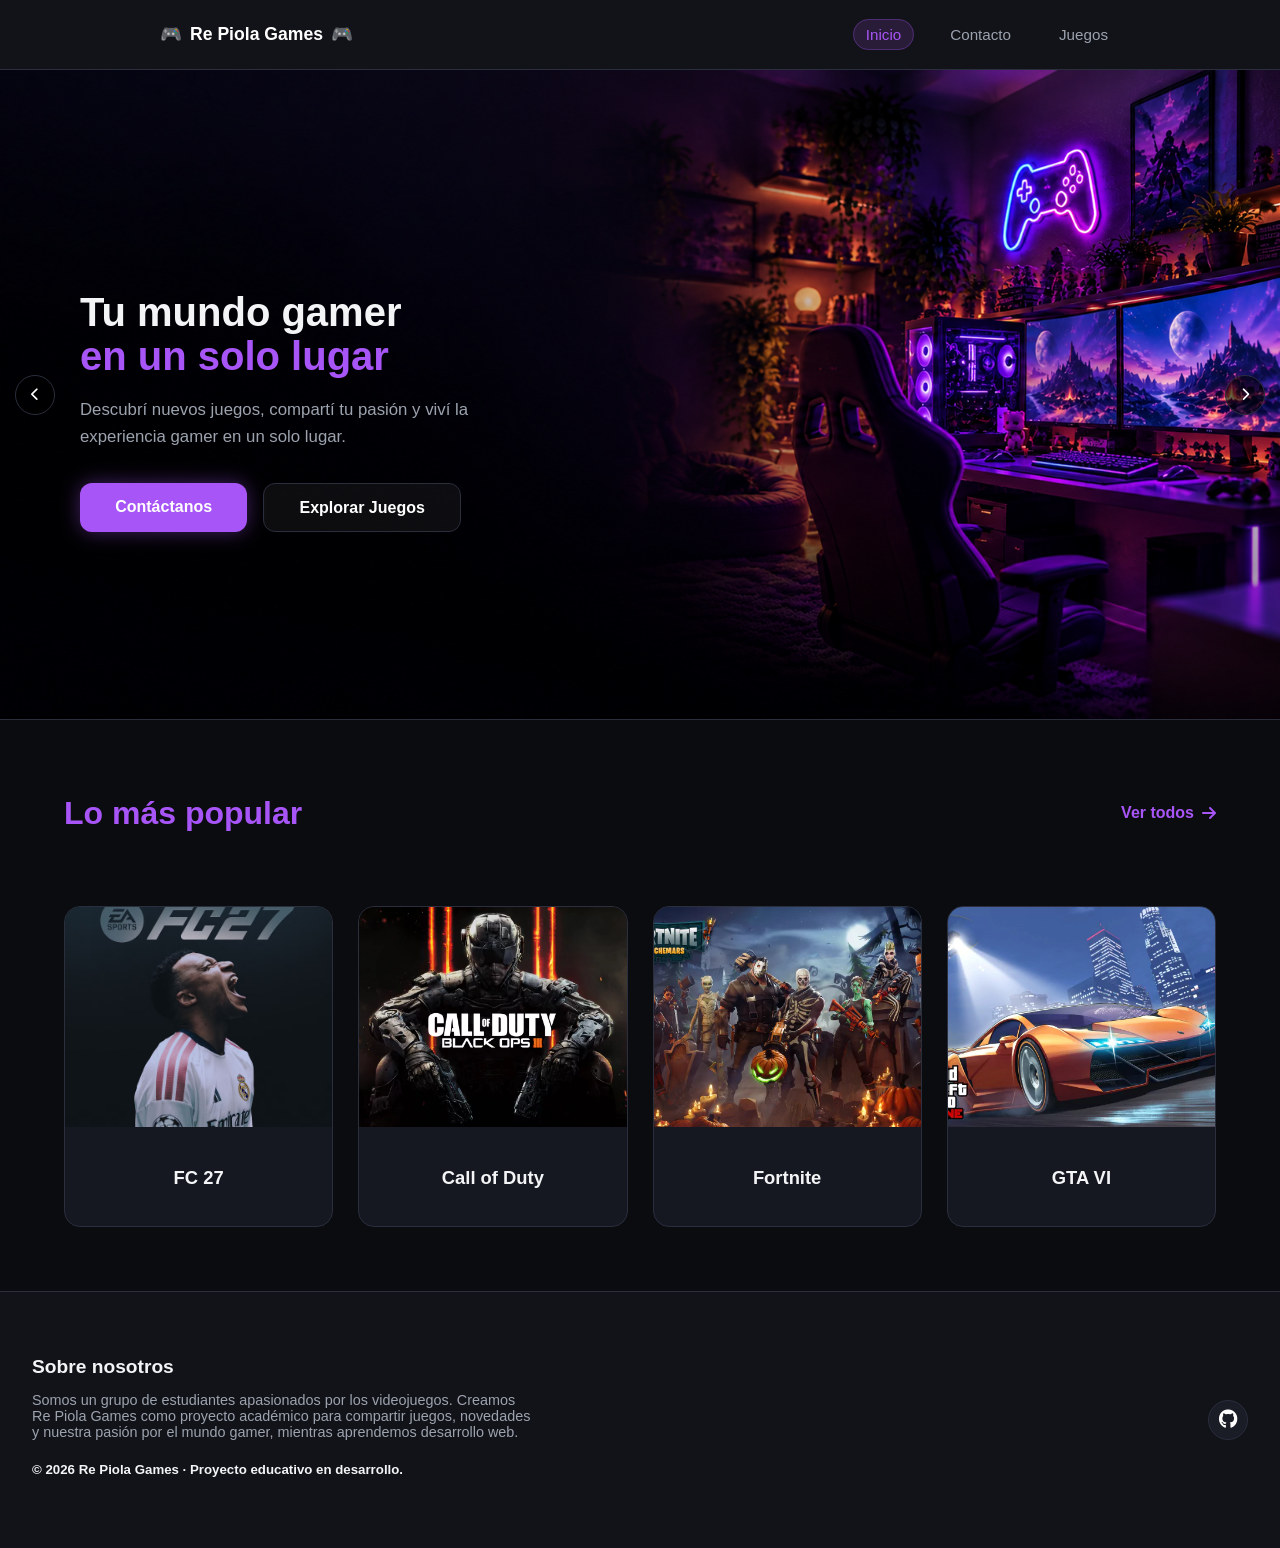
<file: index.html>
<!doctype html>
<html lang="es">

<head>
  <meta charset="UTF-8" />
  <meta name="viewport" content="width=device-width, initial-scale=1.0" />
  <title>Re Piola Games</title>

  <!-- Iconos de Font Awesome -->
  <link rel="stylesheet" href="https://cdnjs.cloudflare.com/ajax/libs/font-awesome/6.5.2/css/all.min.css" />

  <!-- Estilos generales y compartidos -->
  <link rel="stylesheet" href="./css/base.css" />
  <link rel="stylesheet" href="./css/header.css" />
  <link rel="stylesheet" href="./css/componentes.css" />

  <!-- Estilos del inicio y pie de página -->
  <link rel="stylesheet" href="./css/inicio.css" />
  <link rel="stylesheet" href="./css/footer.css" />
</head>

<body>
  <!-- ===== 1. CABECERA ===== -->

  <header class="header-principal">
    <!-- Logo -->
    <div class="logo">
      <a href="./index.html">
        <span>🎮</span>
        <span>Re Piola Games</span>
        <span>🎮</span>
      </a>
    </div>

    <!-- Navegación principal -->
    <nav class="navegacion" aria-label="Navegación principal">
      <ul>
        <li><a href="./index.html" class="activo">Inicio</a></li>
        <li><a href="./contacto.html">Contacto</a></li>
        <li><a href="./juegos.html">Juegos</a></li>
      </ul>
    </nav>

  </header>

  <!-- ===== 2. CONTENIDO PRINCIPAL ===== -->

  <main class="inicio">
    <!-- ===== 2.1. PORTADA Y CARRUSEL ===== -->

    <section id="hero">
      <!-- Imagen que actualiza carrusel.js -->
      <img src="./img/01.png" alt="Habitación gamer con computadora y luces violetas" id="img-carrusel"
        class="carrusel-fondo" />

      <!-- Presentación y enlaces -->
      <div class="hero-texto">
        <h1>
          Tu mundo gamer
          <span>en un solo lugar</span>
        </h1>

        <p>
          Descubrí nuevos juegos, compartí tu pasión y viví la experiencia
          gamer en un solo lugar.
        </p>

        <div class="hero-botones">
          <a href="./contacto.html" class="btn">Contáctanos</a>
          <a href="./juegos.html" class="btn-secundario"> Explorar Juegos </a>
        </div>
      </div>

      <!-- Controles del carrusel -->
      <button id="btn-ant" class="carrusel-btn" aria-label="anterior">
        <i class="fa-solid fa-chevron-left"></i>
      </button>

      <button id="btn-sig" class="carrusel-btn" aria-label="siguiente">
        <i class="fa-solid fa-chevron-right"></i>
      </button>
    </section>

    <!-- ===== 2.2. JUEGOS POPULARES ===== -->

    <section id="juegos-populares">
      <!-- Título y enlace al catálogo -->
      <header>
        <h2>Lo más popular</h2>
        <a href="./juegos.html">
          Ver todos
          <i class="fa-solid fa-arrow-right"></i>
        </a>
      </header>

      <!-- Tarjetas organizadas con Flexbox -->
      <div class="grid-juegos">
        <article class="card-juego">
          <a href="https://www.ea.com/es/games/ea-sports-fc" target="_blank"><img src="./img/FC-27.avif" alt="FC-27" />
            <h3>FC 27</h3>
          </a>
        </article>

        <article class="card-juego">
          <a href="https://www.callofduty.com/" target="_blank">
            <img src="img/CallOfDuty.webp" alt="Call of Duty" />
            <h3>Call of Duty</h3>
          </a>
        </article>

        <article class="card-juego">
          <a href="https://www.fortnite.com/?lang=es-ES" target="_blank">
            <img src="./img/Fortnite.webp" alt="Fortnite" />
            <h3>Fortnite</h3>
          </a>
        </article>

        <article class="card-juego">
          <a href="https://www.rockstargames.com/VI" target="_blank">
            <img src="./img/GtaV.webp" alt="GTA V" />
            <h3>GTA VI</h3>
          </a>
        </article>
      </div>
    </section>
  </main>

  <!-- ===== 3. PIE DE PÁGINA ===== -->

  <footer>
    <div class="footer-info">
      <h2>Sobre nosotros</h2>
      <p>
        Somos un grupo de estudiantes apasionados por los videojuegos. Creamos
        Re Piola Games como proyecto académico para compartir juegos,
        novedades y nuestra pasión por el mundo gamer, mientras aprendemos
        desarrollo web.
      </p>
      <h5>© 2026 Re Piola Games · Proyecto educativo en desarrollo.</h5>
    </div>

    <div class="footer-redes">
      <a href="https://github.com/orozcofrancoem/TP-Integrador_Web_I.git" target="_blank" rel="noopener noreferrer"
        aria-label="GitHub">
        <i class="fa-brands fa-github" aria-hidden="true"></i>
      </a>
    </div>
  </footer>

  <!-- ===== 4. JAVASCRIPT ===== -->

  <script src="./js/carrusel.js"></script>
</body>

</html>
</file>
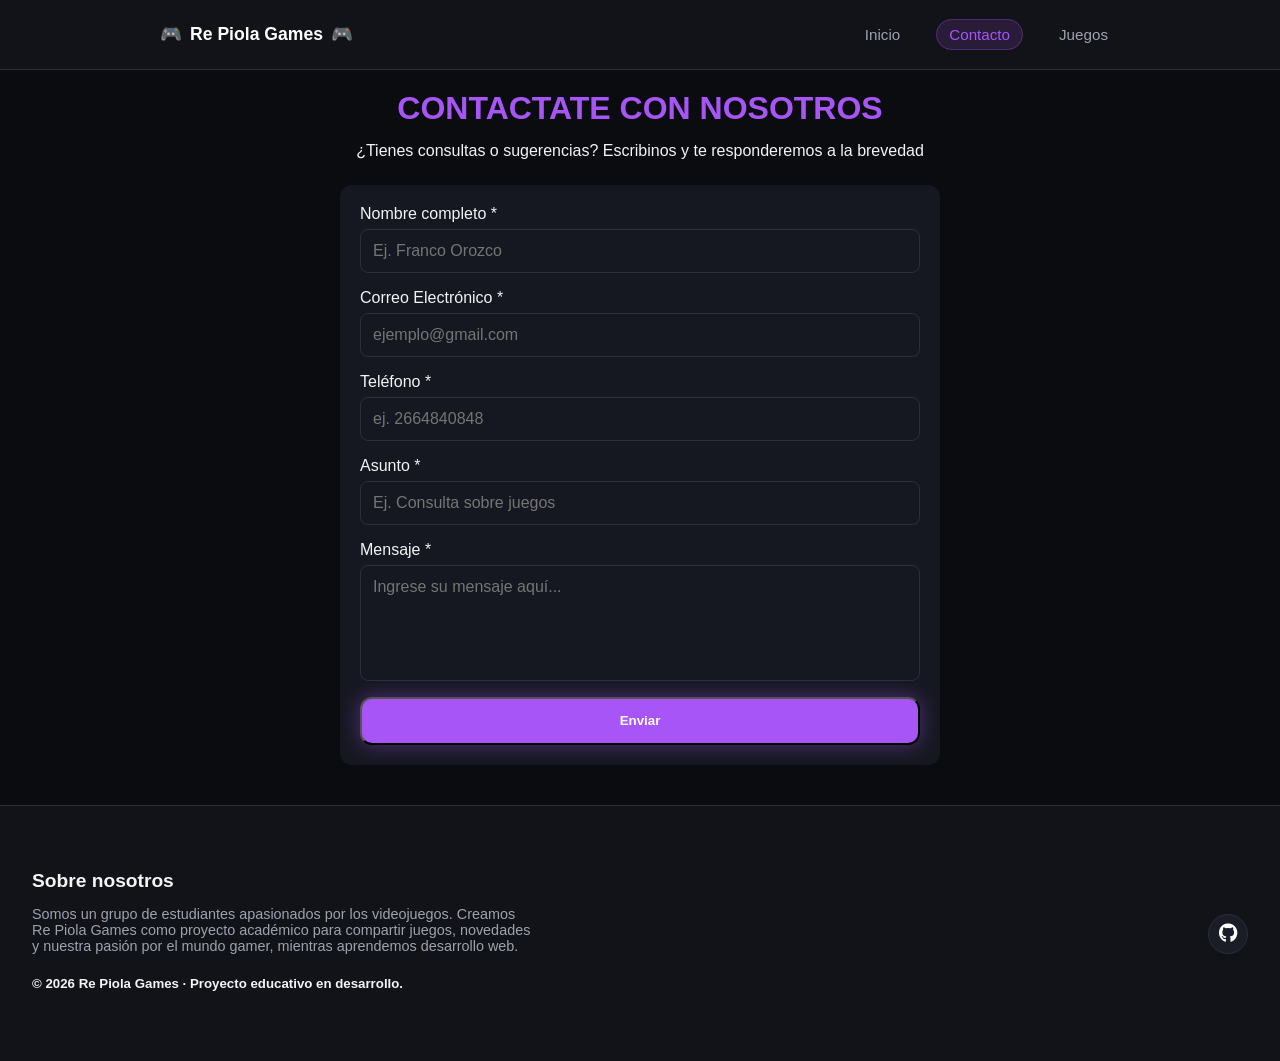
<file: contacto.html>
<!doctype html>
<html lang="es">

<head>
  <meta charset="UTF-8" />
  <meta name="viewport" content="width=device-width, initial-scale=1.0" />
  <title>Contacto | Re Piola Games</title>

  <!-- Iconos de Font Awesome -->
  <link rel="stylesheet" href="https://cdnjs.cloudflare.com/ajax/libs/font-awesome/6.5.2/css/all.min.css" />

  <!-- Estilos generales y compartidos -->
  <link rel="stylesheet" href="./css/base.css" />
  <link rel="stylesheet" href="./css/header.css" />
  <link rel="stylesheet" href="./css/componentes.css" />
  <link rel="stylesheet" href="./css/footer.css" />
  <link rel="stylesheet" href="./css/contacto.css" />
</head>

<body>
  <!-- ===== 1. CABECERA ===== -->

  <header class="header-principal">
    <!-- Logo -->
    <div class="logo">
      <a href="./index.html">
        <span>🎮</span>
        <span>Re Piola Games</span>
        <span>🎮</span>
      </a>
    </div>

    <!-- Navegación principal -->
    <nav aria-label="Navegación principal">
      <ul>
        <li><a href="./index.html">Inicio</a></li>
        <li><a href="./contacto.html" class="activo">Contacto</a></li>
        <li><a href="./juegos.html">Juegos</a></li>
      </ul>
    </nav>

  </header>
  <!-- ===== 2. CONTENIDO PRINCIPAL ===== -->

  <main>
    <section id="contacto">
      <!-- ===== 2.1. PRESENTACIÓN ===== -->

      <div class="contacto-header">
        <h1>CONTACTATE CON NOSOTROS</h1>
        <p>
          ¿Tienes consultas o sugerencias? Escribinos y te responderemos a la
          brevedad
        </p>
      </div>

      <!-- ===== 2.2. FORMULARIO DE CONTACTO ===== -->

      <div class="contenedor-formulario">
        <form id="form-contacto" novalidate>
          <!-- Nombre completo -->
          <div class="campo-grupo">
            <label for="nombre">Nombre completo *</label>
            <input type="text" id="nombre" name="nombre" placeholder="Ej. Franco Orozco" autocomplete="off" />
            <span class="error-msg" id="error-nombre"></span>
          </div>

          <!-- Correo electrónico -->
          <div class="campo-grupo">
            <label for="email">Correo Electrónico *</label>
            <input type="email" id="email" name="email" placeholder="ejemplo@gmail.com" autocomplete="off" />
            <span class="error-msg" id="error-email"></span>
          </div>

          <!-- Teléfono -->
          <div class="campo-grupo">
            <label for="telefono">Teléfono *</label>
            <input type="tel" id="telefono" name="telefono" placeholder="ej. 2664840848" autocomplete="off" />
            <span class="error-msg" id="error-telefono"></span>
          </div>

          <!-- Asunto -->
          <div class="campo-grupo">
            <label for="asunto">Asunto *</label>
            <input type="text" id="asunto" name="asunto" placeholder="Ej. Consulta sobre juegos" autocomplete="off" />
            <span class="error-msg" id="error-asunto"></span>
          </div>

          <!-- Mensaje -->
          <div class="campo-grupo">
            <label for="mensaje">Mensaje *</label>
            <textarea id="mensaje" name="mensaje" placeholder="Ingrese su mensaje aquí..." rows="5"
              autocomplete="off"></textarea>
            <span class="error-msg" id="error-mensaje"></span>
          </div>

          <!-- Envío del formulario -->
          <button type="submit" class="btn">Enviar</button>
        </form>

        <!-- ===== 2.3. RESUMEN DEL FORMULARIO ===== -->

        <div id="resumen-envio"></div>
      </div>
    </section>
  </main>

  <!-- ===== 3. PIE DE PÁGINA ===== -->

  <footer>
    <div class="footer-info">
      <h2>Sobre nosotros</h2>
      <p>
        Somos un grupo de estudiantes apasionados por los videojuegos. Creamos
        Re Piola Games como proyecto académico para compartir juegos,
        novedades y nuestra pasión por el mundo gamer, mientras aprendemos
        desarrollo web.
      </p>
      <h5>© 2026 Re Piola Games · Proyecto educativo en desarrollo.</h5>
    </div>

    <div class="footer-redes">
      <a href="https://github.com/orozcofrancoem/TP-Integrador_Web_I.git" target="_blank" rel="noopener noreferrer"
        aria-label="GitHub">
        <i class="fa-brands fa-github" aria-hidden="true"></i>
      </a>
    </div>
  </footer>
  <!-- ===== 4. JAVASCRIPT ===== -->

  <script src="./js/contacto.js"></script>
</body>

</html>
</file>
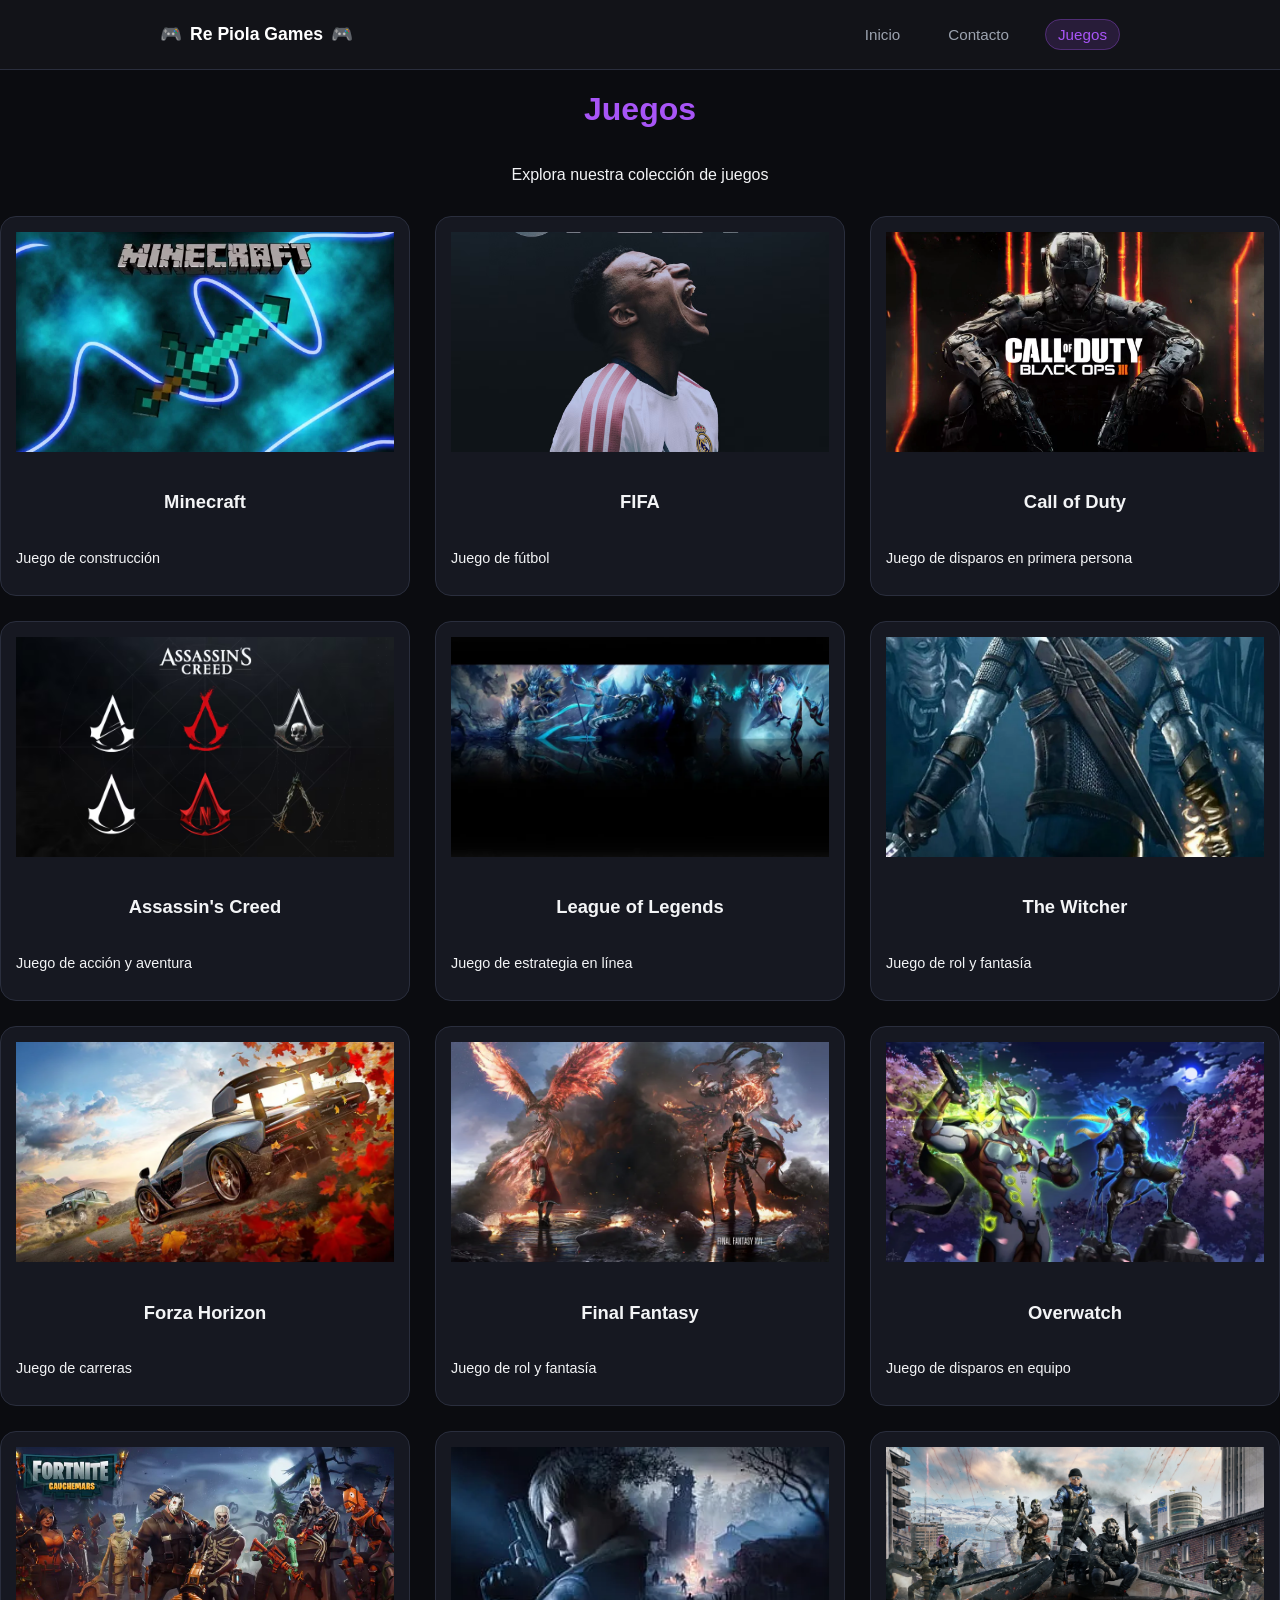
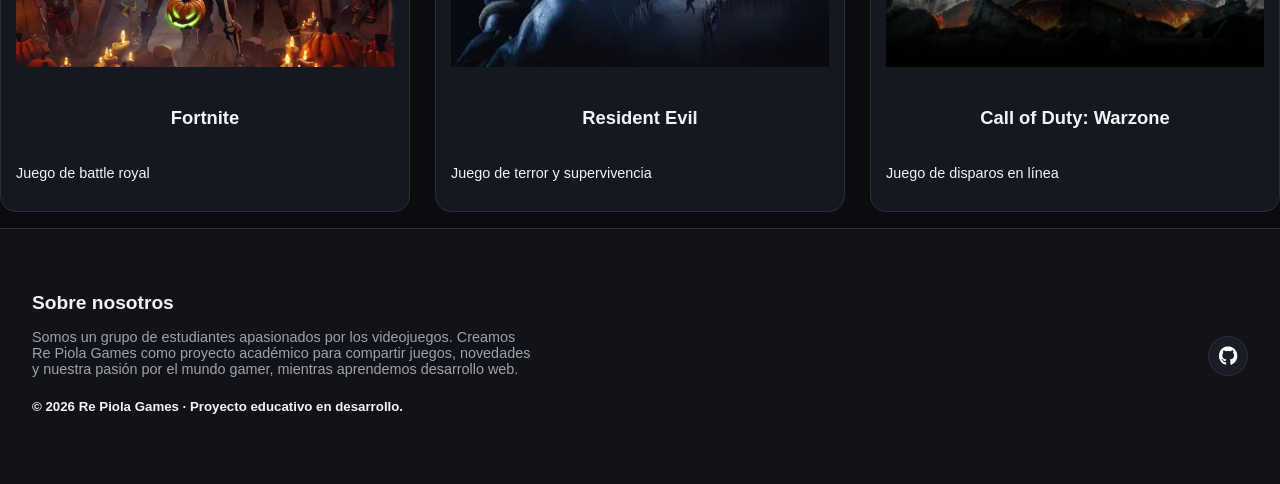
<file: juegos.html>
<!doctype html>
<html lang="es">

<head>
  <meta charset="UTF-8" />
  <meta name="viewport" content="width=device-width, initial-scale=1.0" />
  <title>Juegos | Re Piola Games</title>

  <!-- Iconos de Font Awesome -->
  <link rel="stylesheet" href="https://cdnjs.cloudflare.com/ajax/libs/font-awesome/6.5.2/css/all.min.css" />

  <!-- Estilos generales y compartidos -->
  <link rel="stylesheet" href="./css/base.css" />
  <link rel="stylesheet" href="./css/header.css" />
  <link rel="stylesheet" href="./css/componentes.css" />
  <link rel="stylesheet" href="./css/footer.css" />
  <link rel="stylesheet" href="./css/juegos.css" />
</head>

<body>
  <!-- ===== 1. CABECERA ===== -->

  <header class="header-principal">
    <!-- Logo -->
    <div class="logo">
      <a href="./index.html">
        <span>🎮</span>
        <span>Re Piola Games</span>
        <span>🎮</span>
      </a>
    </div>

    <!-- Navegación principal -->
    <nav aria-label="Navegación principal">
      <ul>
        <li><a href="./index.html">Inicio</a></li>
        <li><a href="./contacto.html">Contacto</a></li>
        <li><a href="./juegos.html" class="activo">Juegos</a></li>
      </ul>
    </nav>

  </header>

  <main>
    <!-- ===== 2.1. PRESENTACIÓN ===== -->

    <div class="juegos-presentacion">
      <h1>Juegos</h1>
      <p>Explora nuestra colección de juegos</p>
    </div>

    <section id="juegos" aria-label="Catálogo de juegos">
      <!-- ===== 2.2. LISTA DE JUEGOS ===== -->

      <div class="juegos-lista">
        <article class="juego">
          <a href="https://www.minecraft.net/es-es/" target="_blank">
            <img src="img/Minecraft.webp" alt="Minecraft" />
            <h3>Minecraft</h3>
            <p>Juego de construcción</p>
          </a>
        </article>

        <article class="juego">
          <a href="https://www.ea.com/es/games/ea-sports-fc" target="_blank">
            <img src="img/FC-27.avif" alt="FIFA" />
            <h3>FIFA</h3>
            <p>Juego de fútbol</p>
          </a>
        </article>

        <article class="juego">
          <a href="https://www.callofduty.com/" target="_blank">
            <img src="img/CallOfDuty.webp" alt="Call of Duty" />
            <h3>Call of Duty</h3>
            <p>Juego de disparos en primera persona</p>
          </a>
        </article>

        <article class="juego">
          <a href="https://www.ubisoft.com/es-es/game/assassins-creed" target="_blank">
            <img src="img/Assassin'sCreed.avif" alt="Assassin's Creed" />
            <h3>Assassin's Creed</h3>
            <p>Juego de acción y aventura</p>
          </a>
        </article>

        <article class="juego">
          <a href="https://www.leagueoflegends.com/es-es/" target="_blank">
            <img src="img/LOL.webp" alt="League of Legends" />
            <h3>League of Legends</h3>
            <p>Juego de estrategia en línea</p>
          </a>
        </article>

        <article class="juego">
          <a href="https://thewitcher.com/es" target="_blank">
            <img src="img/TheWitcher.webp" alt="The Witcher" />
            <h3>The Witcher</h3>
            <p>Juego de rol y fantasía</p>
          </a>
        </article>

        <article class="juego">
          <a href="https://forza.net/es-MX/" target="_blank">
            <img src="img/ForzaHorizon.webp" alt="Forza Horizon" />
            <h3>Forza Horizon</h3>
            <p>Juego de carreras</p>
          </a>
        </article>

        <article class="juego">
          <a href="https://finalfantasy.com/" target="_blank">
            <img src="img/FinalFantasy.webp" alt="Final Fantasy" />
            <h3>Final Fantasy</h3>
            <p>Juego de rol y fantasía</p>
          </a>
        </article>

        <article class="juego">
          <a href="https://playoverwatch.com/es-es/" target="_blank">
            <img src="img/Overwatch.webp" alt="Overwatch" />
            <h3>Overwatch</h3>
            <p>Juego de disparos en equipo</p>
          </a>
        </article>

        <article class="juego">
          <a href="https://www.fortnite.com/?lang=es-ES" target="_blank">
            <img src="img/Fortnite.webp" alt="Fortnite" />
            <h3>Fortnite</h3>
            <p>Juego de battle royal</p>
          </a>
        </article>

        <article class="juego">
          <a href="https://www.residentevil.com/" target="_blank">
            <img src="img/ResidentEvil.webp" alt="Resident Evil" />
            <h3>Resident Evil</h3>
            <p>Juego de terror y supervivencia</p>
          </a>
        </article>

        <article class="juego">
          <a href="https://www.callofduty.com/warzone" target="_blank">
            <img src="img/CallofDutyWar.webp" alt="Call of Duty: Warzone" />
            <h3>Call of Duty: Warzone</h3>
            <p>Juego de disparos en línea</p>
          </a>
        </article>
      </div>
    </section>
  </main>

  <!-- ===== 3. PIE DE PÁGINA ===== -->

  <footer>
    <div class="footer-info">
      <h2>Sobre nosotros</h2>
      <p>
        Somos un grupo de estudiantes apasionados por los videojuegos. Creamos
        Re Piola Games como proyecto académico para compartir juegos,
        novedades y nuestra pasión por el mundo gamer, mientras aprendemos
        desarrollo web.
      </p>
      <h5>© 2026 Re Piola Games · Proyecto educativo en desarrollo.</h5>
    </div>

    <div class="footer-redes">
      <a href="https://github.com/orozcofrancoem/TP-Integrador_Web_I.git" target="_blank" rel="noopener noreferrer"
        aria-label="GitHub">
        <i class="fa-brands fa-github" aria-hidden="true"></i>
      </a>
    </div>
  </footer>
</body>

</html>
</file>
<file: css/base.css>
/* ===== 1. COLORES GENERALES ===== */

:root {
  --bg-main: #0b0c10;
  --bg-header: #121318;
  --bg-card: #161821;

  --color-primary: #a855f7;
  --color-primary-hover: #9333ea;

  --color-text: #f3f4f6;
  --color-text-muted: #9ca3af;

  --border-color: #2a2e3d;
}

/* ===== 2. ESTILO GENERAL DE LA PÁGINA ===== */

body {
  font-family: Verdana, Tahoma, sans-serif;
  margin: 0;
  background-color: var(--bg-main);
  color: var(--color-text);
  min-height: 100vh;
  display: flex;
  flex-direction: column;
}

/* ===== 3. CONTENEDOR PRINCIPAL ===== */

main {
  flex: 1;
  max-width: 1300px; /* max width y margin limitan el contenido a 1300 píxeles y lo centra; en pantallas más anchas quedan esos márgenes. */
  margin: 0 auto;
  width: 100%;
  padding: 0;
}

/* ===== CÁLCULO DE TAMAÑOS ===== */

*,
*::before,
*::after {
  box-sizing: border-box;
}
</file>
<file: css/header.css>
/* ===== 1. CABECERA PRINCIPAL ===== */

.header-principal {
  background-color: var(--bg-header);
  border-bottom: 1px solid var(--border-color);
  display: flex;
  align-items: center;
  padding: 0 10rem;
  height: 70px;
  justify-content: space-between;
  position: sticky;
  top: 0;
  z-index: 1000;
}

/* ===== 2. LOGO ===== */

.logo a {
  display: flex;
  align-items: center;
  gap: 8px;
  font-weight: bold;
  font-size: 1.1rem;
  color: #fff;
  text-decoration: none;
}

/* ===== 3. NAVEGACIÓN ===== */

nav ul {
  display: flex;
  gap: 1.5rem;
  list-style: none;
}

nav ul li a {
  color: var(--color-text-muted);
  text-decoration: none;
  font-size: 0.95rem;
  padding: 6px 12px;
  border-radius: 20px;
  transition: color 0.2s;
}

/* Al pasar el mouse o estar en la página actual */

nav ul li a:hover,
nav ul li a.activo {
  color: #fff;
  background-color: #a855f726;
}

/* Enlace de la página actual */

nav ul li a.activo {
  color: var(--color-primary);
  border: 1px solid #a855f74d;
}

/* ===== 6. ADAPTACIÓN A PANTALLAS PEQUEÑAS ===== */

@media (max-width: 968px) {
  .header-principal {
    padding: 0 1rem;
    flex-wrap: wrap;
    height: auto;
    gap: 10px;
  }

  nav ul {
    gap: 1rem;
    flex-wrap: wrap;
    overflow-x: visible;
    padding-bottom: 5px;
  }
}

/* ===== MENÚ EN TELÉFONOS ===== */

@media (max-width: 600px) {
  .header-principal nav {
    width: 100%;
    min-width: 0;
  }

  .header-principal nav ul {
    flex-wrap: wrap;
    justify-content: center;
    gap: 10px;
    margin: 0;
    padding: 10px 0;
    overflow-x: visible;
  }

  .header-principal nav ul li a {
    display: block;
  }
}
</file>
<file: css/componentes.css>
/* ===== 1. BOTÓN PRINCIPAL ===== */

.btn {
  background-color: var(--color-primary);
  color: #fff;
  padding: 0.9rem 2.2rem;
  border-radius: 12px;
  font-weight: 700;
  text-decoration: none;
  transition:
    background-color 0.2s,
    transform 0.2s;
  box-shadow: 0 0 20px rgba(168, 85, 247, 0.4);
}

.btn:hover {
  background-color: var(--color-primary-hover);
  transform: translateY(-2px);
}

/* ===== 2. BOTÓN SECUNDARIO ===== */

.btn-secundario {
  background-color: rgba(255, 255, 255, 0.05);
  color: #fff;
  border: 1px solid var(--border-color);
  padding: 0.9rem 2.2rem;
  border-radius: 12px;
  font-weight: 700;
  text-decoration: none;
  transition:
    background-color 0.2s,
    border-color 0.2s;
}

.btn-secundario:hover {
  background-color: rgba(255, 255, 255, 0.1);
  border-color: var(--color-text-muted);
}
</file>
<file: css/inicio.css>
/* ===== ANCHO GENERAL DEL INICIO ===== */

main.inicio {
  max-width: none;
}

/* ===== 1. CONTENEDOR DE LA PORTADA ===== */

#hero {
  position: relative;
  width: 100%;
  height: 650px;
  display: flex;
  align-items: center;
  border-bottom: 1px solid var(--border-color);
}

/* ===== 2. IMAGEN Y DEGRADADO ===== */

.carrusel-fondo {
  position: absolute;
  top: 0;
  left: 0;
  width: 100%;
  height: 100%;
  object-fit: cover;
  z-index: 1;
}

/* ===== 3. TEXTO Y BOTONES DE LA PORTADA ===== */

.hero-texto {
  position: relative;
  z-index: 10;
  flex: 1;
  max-width: 550px;
  padding-left: 5rem;
}

.hero-texto h1 {
  font-size: 2.5rem;
  line-height: 1.1;
  font-weight: 800;
  color: var(--color-text);
  margin-bottom: 1.2rem;
}

.hero-texto h1 span {
  color: var(--color-primary);
  display: block;
}

.hero-texto p {
  color: var(--color-text-muted);
  font-size: 1.05rem;
  line-height: 1.6;
  margin-bottom: 2rem;
  max-width: 460px;
}

.hero-botones {
  display: flex;
  flex-wrap: wrap;
  gap: 1rem;
}

/* ===== 4. FLECHAS DEL CARRUSEL ===== */

.carrusel-btn {
  position: absolute;
  top: 50%;
  transform: translateY(-50%);
  background-color: rgba(0, 0, 0, 0.6);
  color: white;
  border: 1px solid var(--border-color);
  width: 40px;
  height: 40px;
  border-radius: 50%;
  cursor: pointer;
  display: flex;
  align-items: center;
  justify-content: center;
  z-index: 10;
  transition: background-color 0.2s;
}

.carrusel-btn:hover {
  background-color: var(--color-primary);
  border-color: var(--color-primary);
}

#btn-ant {
  left: 15px;
}

#btn-sig {
  right: 15px;
}

/* ===== 5. SECCIÓN DE JUEGOS POPULARES ===== */

#juegos-populares {
  width: 100%;
  max-width: 1300px;
  margin: 0 auto 0;
  padding: 3rem 4rem;
  background-color: var(--bg-main);
}

#juegos-populares header {
  background: transparent;
  border: none;
  padding: 0;
  height: auto;
  display: flex;
  justify-content: space-between;
  align-items: center;
  margin-bottom: 2rem;
}

#juegos-populares h2 {
  font-size: 2rem;
  font-weight: 700;
  color: var(--color-primary);
}

#juegos-populares header a {
  color: var(--color-primary);
  font-weight: 600;
  display: flex;
  align-items: center;
  gap: 8px;
  font-size: 1rem;
  text-decoration: none;
  transition: opacity 0.2s;
}

#juegos-populares header a:hover {
  opacity: 0.8;
}

/* ===== 6. TARJETAS DE JUEGOS ===== */

.grid-juegos {
  display: flex;
  flex-wrap: wrap;
  gap: 25px;
  justify-content: center;
  padding: 1rem 0;
}

.card-juego {
  background-color: var(--bg-card);
  border: 1px solid var(--border-color);
  border-radius: 16px;
  overflow: hidden;
  flex: 1 1 260px;
  max-width: 320px;
  transition:
    transform 0.3s ease,
    border-color 0.3s ease,
    box-shadow 0.3s ease;
  cursor: pointer;
}

.card-juego:hover {
  transform: translateY(-8px);
  border-color: var(--color-primary);
  box-shadow: 0 10px 20px rgba(168, 85, 247, 0.2);
}

.card-juego img {
  width: 100%;
  height: 220px;
  object-fit: cover;
}

.card-juego h3 {
  padding: 18px;
  font-size: 1.15rem;
  color: var(--color-text);
  text-align: center;
}

.card-juego a {
  text-decoration: none; /* Quita el subrayado del link*/
}

/* ===== 7. ADAPTACIÓN A PANTALLAS PEQUEÑAS ===== */

@media (max-width: 968px) {
  #hero {
    gap: 2rem;
  }

  .hero-texto h1 {
    font-size: 2.5rem;
  }
}
</file>
<file: css/footer.css>
/* ===== 1. CONTENEDOR DEL PIE DE PÁGINA ===== */

footer {
  background-color: var(--bg-header);
  border-top: 1px solid var(--border-color);
  padding: 3rem 2rem;
  display: flex;
  justify-content: space-between;
  align-items: center;
  margin-top: auto;
}

/* ===== 2. INFORMACIÓN ===== */

.footer-info h2 {
  font-size: 1.2rem;
  margin-bottom: 0.5rem;
}

.footer-info p {
  color: var(--color-text-muted);
  font-size: 0.9rem;
  max-width: 500px;
}

/* ===== 3. REDES SOCIALES ===== */

.footer-redes a {
  background-color: #1a1c26;
  border: 1px solid var(--border-color);
  color: #fff;
  text-decoration: none;
  width: 40px;
  height: 40px;
  border-radius: 50%;
  display: flex;
  align-items: center;
  justify-content: center;
  font-size: 1.2rem;
  transition:
    background-color 0.2s,
    border-color 0.2s;
}

.footer-redes a:hover {
  background-color: var(--color-primary);
  border-color: var(--color-primary);
}

/* ===== 4. ADAPTACIÓN A PANTALLAS PEQUEÑAS ===== */

@media (max-width: 968px) {
  footer {
    flex-direction: column;
    gap: 1.5rem;
    text-align: center;
  }
}
</file>
<file: css/contacto.css>
#contacto {
  display: flex;
  flex-direction: column;
  align-items: center;
  gap: 10px;
  margin: 20px;
}

.contacto-header {
  display: flex;
  flex-direction: column;
  gap: 15px;
  align-items: center;
  padding-bottom: 15px;
}

.contacto-header h1 {
  font-size: 2rem;
  text-align: center;
  color: var(--color-primary);
}

.contacto-header p,
.contacto-header h1 {
  margin: 0;
}

#form-contacto {
  display: flex;
  flex-direction: column;
  gap: 10px;
}

.campo-grupo {
  display: flex;
  flex-direction: column;
  gap: 6px;
}

.contenedor-formulario {
  width: 100%;
  max-width: 600px;
  border-radius: 12px;
  background-color: var(--bg-card);
  margin-bottom: 20px;
  padding: 20px;
}

.error-msg {
  color: red;
  font-size: 0.8rem;
}

/* Campos del formulario */
.campo-grupo input,
.campo-grupo textarea {
  padding: 12px;
  border: 1px solid var(--border-color);
  border-radius: 8px;
  background-color: var(--bg-card);
  color: var(--color-text);
  font: inherit;
  /* Hace que el campo herede la tipografía de su elemento padre: familia, tamaño y otras propiedades de fuente incluidas en font.*/
  resize: none;
  /*Evita que la persona pueda cambiar el tamaño del campo de texto.*/
}

.campo-grupo input:focus,
.campo-grupo textarea:focus {
  outline: 2px solid var(--color-primary);
  outline-offset: 2px;
  /*Separa ese contorno 2 píxeles hacia afuera del borde del campo. Esto permite distinguir el borde normal del contorno violeta de selección.*/
}
</file>
<file: css/juegos.css>
.juegos-presentacion {
  display: flex;
  flex-direction: column;
  align-items: center;
}

.juegos-presentacion h1 {
  color: var(--color-primary);
}

.juegos-lista {
  display: flex;
  flex-wrap: wrap;
  gap: 25px;
  padding: 1rem 0;
}

.juego {
  background-color: var(--bg-card);
  border: 1px solid var(--border-color);
  border-radius: 16px;
  overflow: hidden;
  flex: 0 1 calc((100% - 50px) / 3);
  transition:
    transform 0.3s ease,
    border-color 0.3s ease,
    box-shadow 0.3s ease;
}

.juego:hover {
  transform: translateY(-8px);
  border-color: var(--color-primary);
}

.juego img {
  width: 100%;
  height: 220px;
  object-fit: cover;
}

.juego h3 {
  padding: 18px;
  font-size: 1.15rem;
  color: var(--color-text);
  text-align: center;
}

.juegos-lista article {
  padding: 15px;
  font-size: 0.9rem;
}

.juegos-lista article a {
  color: var(--color-text);
  text-decoration: none;
}

/* Dos columnas en pantallas medianas */
@media (max-width: 900px) {
  .juego {
    flex-basis: calc((100% - 25px) / 2);
  }
}

/* Una columna en celulares */
@media (max-width: 600px) {
  .juego {
    flex-basis: 100%;
  }
}
</file>
